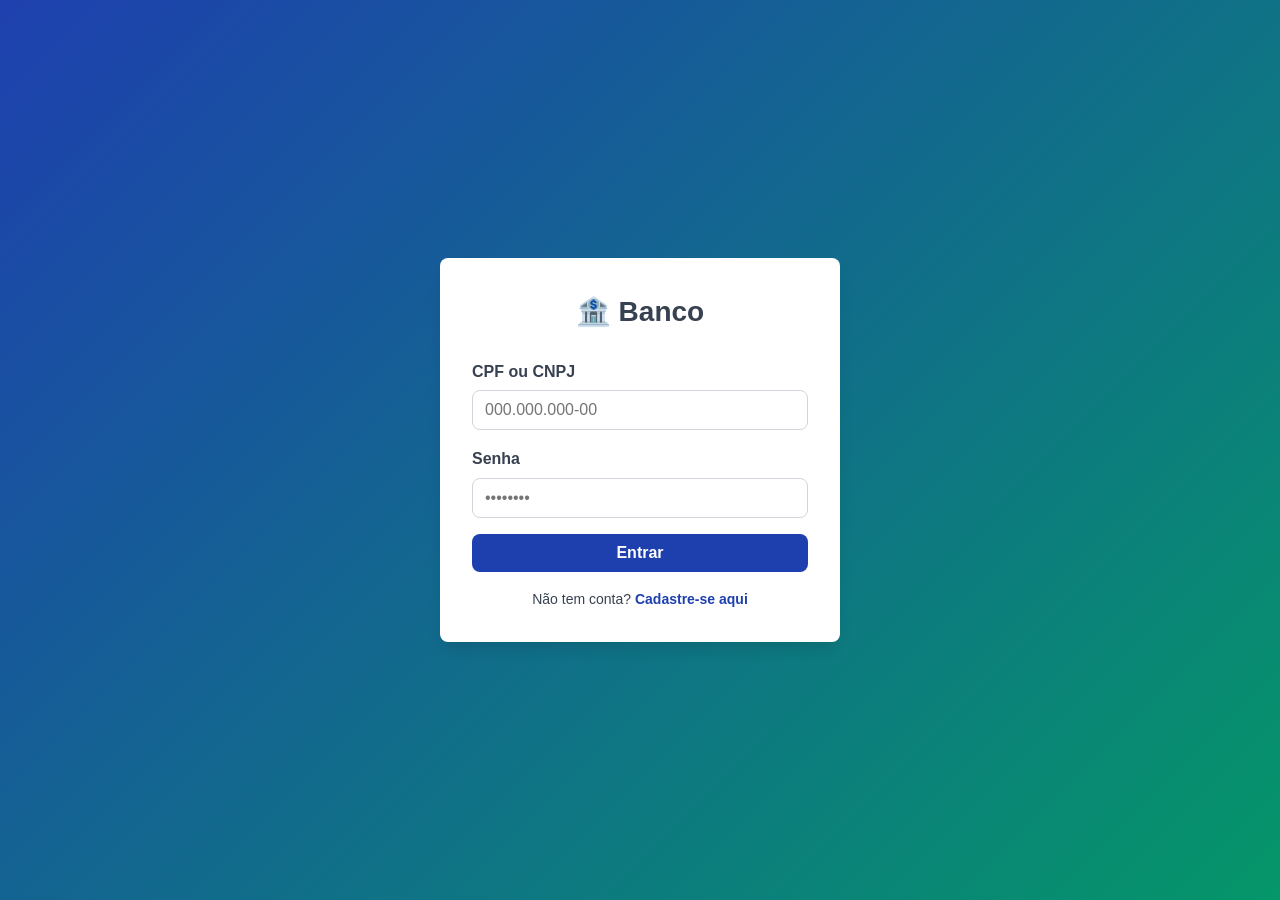
<file: src/BancoApi/wwwroot/index.html>
<!doctype html>
<html lang="pt-BR">
  <head>
    <meta charset="UTF-8" />
    <meta name="viewport" content="width=device-width, initial-scale=1.0" />
    <title>Banco - Login</title>
    <link rel="stylesheet" href="css/styles.css" />
  </head>
  <body>
    <div class="auth-container">
      <div class="auth-box">
        <h1>🏦 Banco</h1>

        <form id="login-form">
          <div class="form-group">
            <label for="documento">CPF ou CNPJ</label>
            <input
              type="text"
              id="documento"
              name="documento"
              placeholder="000.000.000-00"
              required
            />
          </div>

          <div class="form-group">
            <label for="senha">Senha</label>
            <input
              type="password"
              id="senha"
              name="senha"
              placeholder="••••••••"
              required
            />
          </div>

          <button type="submit" class="btn btn-primary w-full">Entrar</button>
        </form>

        <div class="auth-link">
          Não tem conta?
          <a href="cadastro.html" class="link-cadastro">Cadastre-se aqui</a>
        </div>
      </div>
    </div>

    <script src="js/utils.js"></script>
    <script src="js/auth.js"></script>
  </body>
</html>
</file>
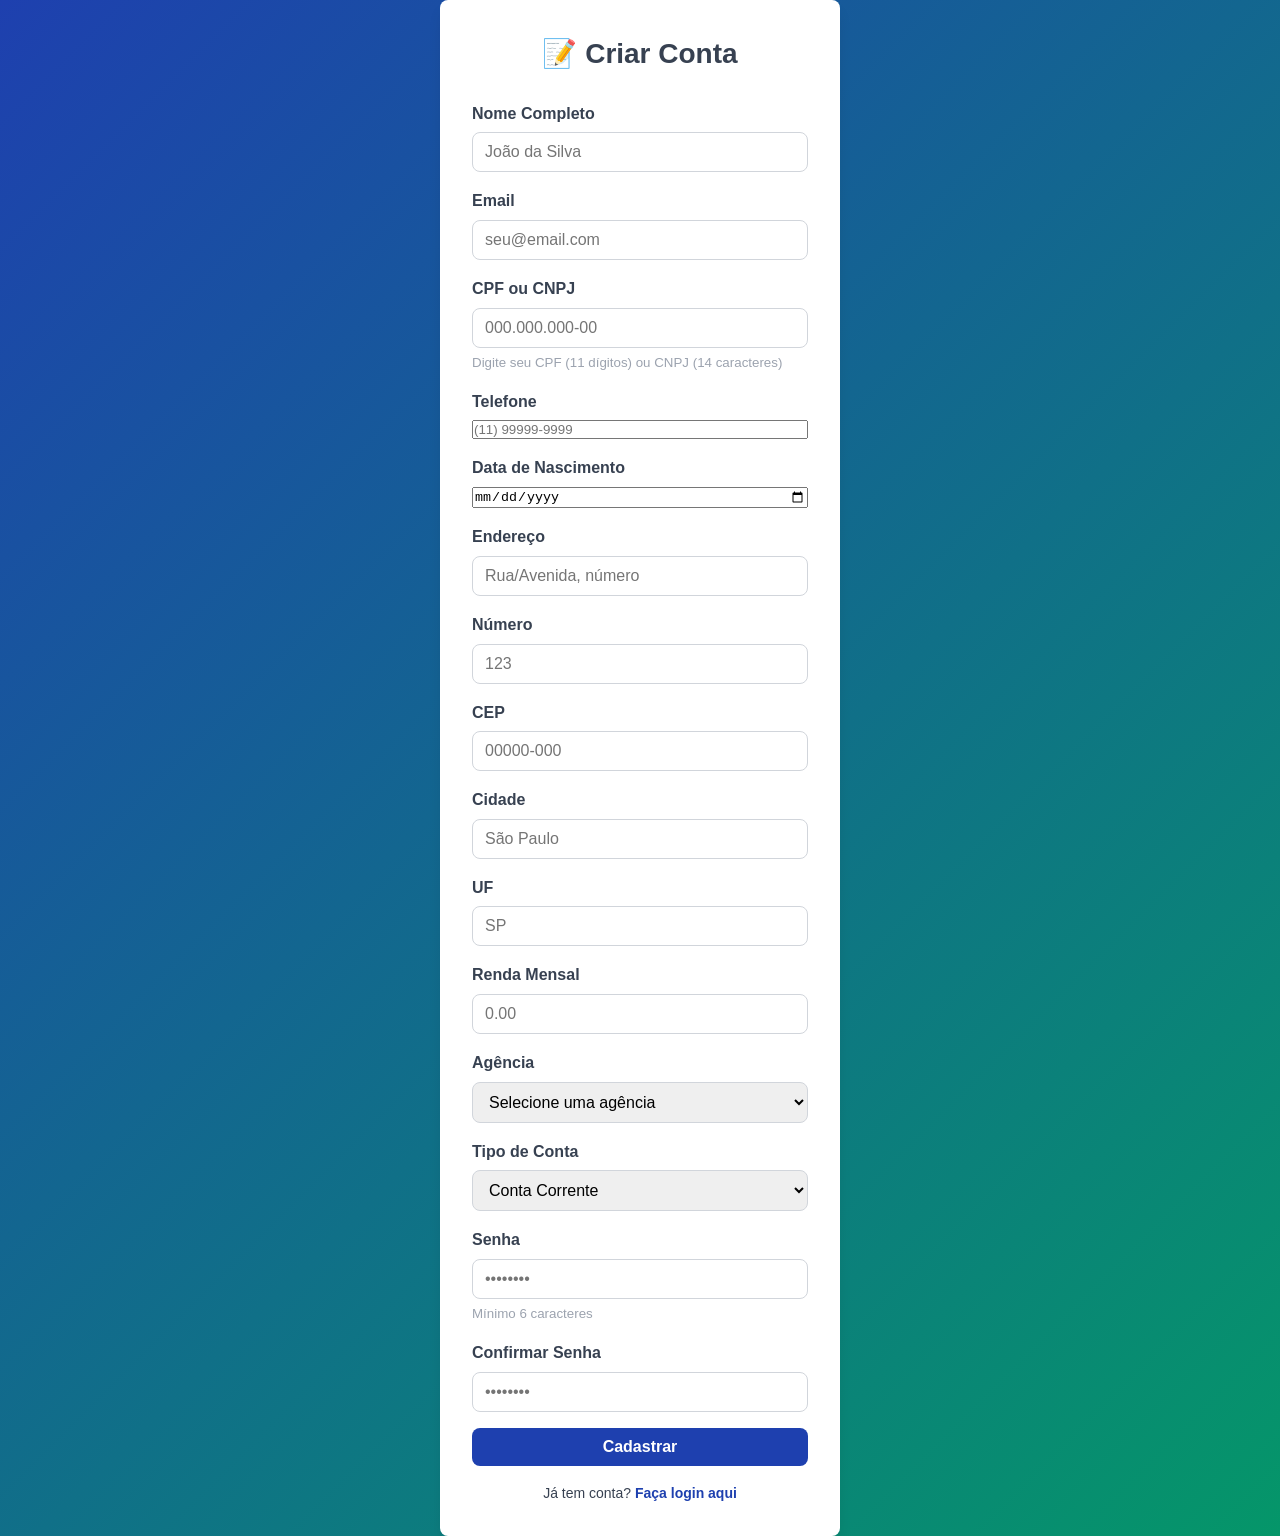
<file: src/BancoApi/wwwroot/cadastro.html>
<!doctype html>
<html lang="pt-BR">
  <head>
    <meta charset="UTF-8" />
    <meta name="viewport" content="width=device-width, initial-scale=1.0" />
    <title>Banco - Cadastro</title>
    <link rel="stylesheet" href="css/styles.css" />
  </head>
  <body>
    <div class="auth-container">
      <div class="auth-box">
        <h1>📝 Criar Conta</h1>

        <form id="cadastro-form">
          <div class="form-group">
            <label for="nome">Nome Completo</label>
            <input
              type="text"
              id="nome"
              name="nome"
              placeholder="João da Silva"
              required
            />
          </div>

          <div class="form-group">
            <label for="email">Email</label>
            <input
              type="email"
              id="email"
              name="email"
              placeholder="seu@email.com"
              required
            />
          </div>

          <div class="form-group">
            <label for="document">CPF ou CNPJ</label>
            <input
              type="text"
              id="document"
              name="document"
              placeholder="000.000.000-00"
              required
            />
            <small style="color: var(--gray-medium); margin-top: 4px">
              Digite seu CPF (11 dígitos) ou CNPJ (14 caracteres)
            </small>
          </div>

          <div class="form-group">
            <label for="telefone">Telefone</label>
            <input
              type="tel"
              id="telefone"
              name="telefone"
              placeholder="(11) 99999-9999"
              required
            />
          </div>

          <div class="form-group">
            <label for="data-nascimento">Data de Nascimento</label>
            <input
              type="date"
              id="data-nascimento"
              name="data-nascimento"
              required
            />
          </div>

          <div class="form-group">
            <label for="logradouro">Endereço</label>
            <input
              type="text"
              id="logradouro"
              name="logradouro"
              placeholder="Rua/Avenida, número"
              required
            />
          </div>

          <div class="form-group">
            <label for="numero">Número</label>
            <input
              type="text"
              id="numero"
              name="numero"
              placeholder="123"
              required
            />
          </div>

          <div class="form-group">
            <label for="cep">CEP</label>
            <input
              type="text"
              id="cep"
              name="cep"
              placeholder="00000-000"
              required
            />
          </div>

          <div class="form-group">
            <label for="cidade">Cidade</label>
            <input
              type="text"
              id="cidade"
              name="cidade"
              placeholder="São Paulo"
              required
            />
          </div>

          <div class="form-group">
            <label for="uf">UF</label>
            <input
              type="text"
              id="uf"
              name="uf"
              placeholder="SP"
              maxlength="2"
              required
            />
          </div>

          <div class="form-group">
            <label for="renda-mensal">Renda Mensal</label>
            <input
              type="number"
              id="renda-mensal"
              name="renda-mensal"
              placeholder="0.00"
              step="0.01"
              min="0"
              required
            />
          </div>

          <div class="form-group">
            <label for="agencia">Agência</label>
            <select id="agencia" name="agencia" required>
              <option value="">Selecione uma agência</option>
              <option value="0001">0001 - Agência Central</option>
              <option value="0002">0002 - Agência Norte</option>
              <option value="0003">0003 - Agência Sul</option>
            </select>
          </div>

          <div class="form-group">
            <label for="tipo-conta">Tipo de Conta</label>
            <select id="tipo-conta" name="tipo-conta" required>
              <option value="CORRENTE">Conta Corrente</option>
              <option value="POUPANCA">Conta Poupança</option>
            </select>
          </div>

          <div class="form-group">
            <label for="senha">Senha</label>
            <input
              type="password"
              id="senha"
              name="senha"
              placeholder="••••••••"
              required
            />
            <small style="color: var(--gray-medium); margin-top: 4px">
              Mínimo 6 caracteres
            </small>
          </div>

          <div class="form-group">
            <label for="confirmar_senha">Confirmar Senha</label>
            <input
              type="password"
              id="confirmar_senha"
              name="confirmar_senha"
              placeholder="••••••••"
              required
            />
          </div>

          <button type="submit" class="btn btn-primary w-full">
            Cadastrar
          </button>
        </form>

        <div class="auth-link">
          Já tem conta? <a href="index.html">Faça login aqui</a>
        </div>
      </div>
    </div>

    <script src="js/utils.js"></script>
    <script src="js/cadastro.js"></script>
  </body>
</html>
</file>
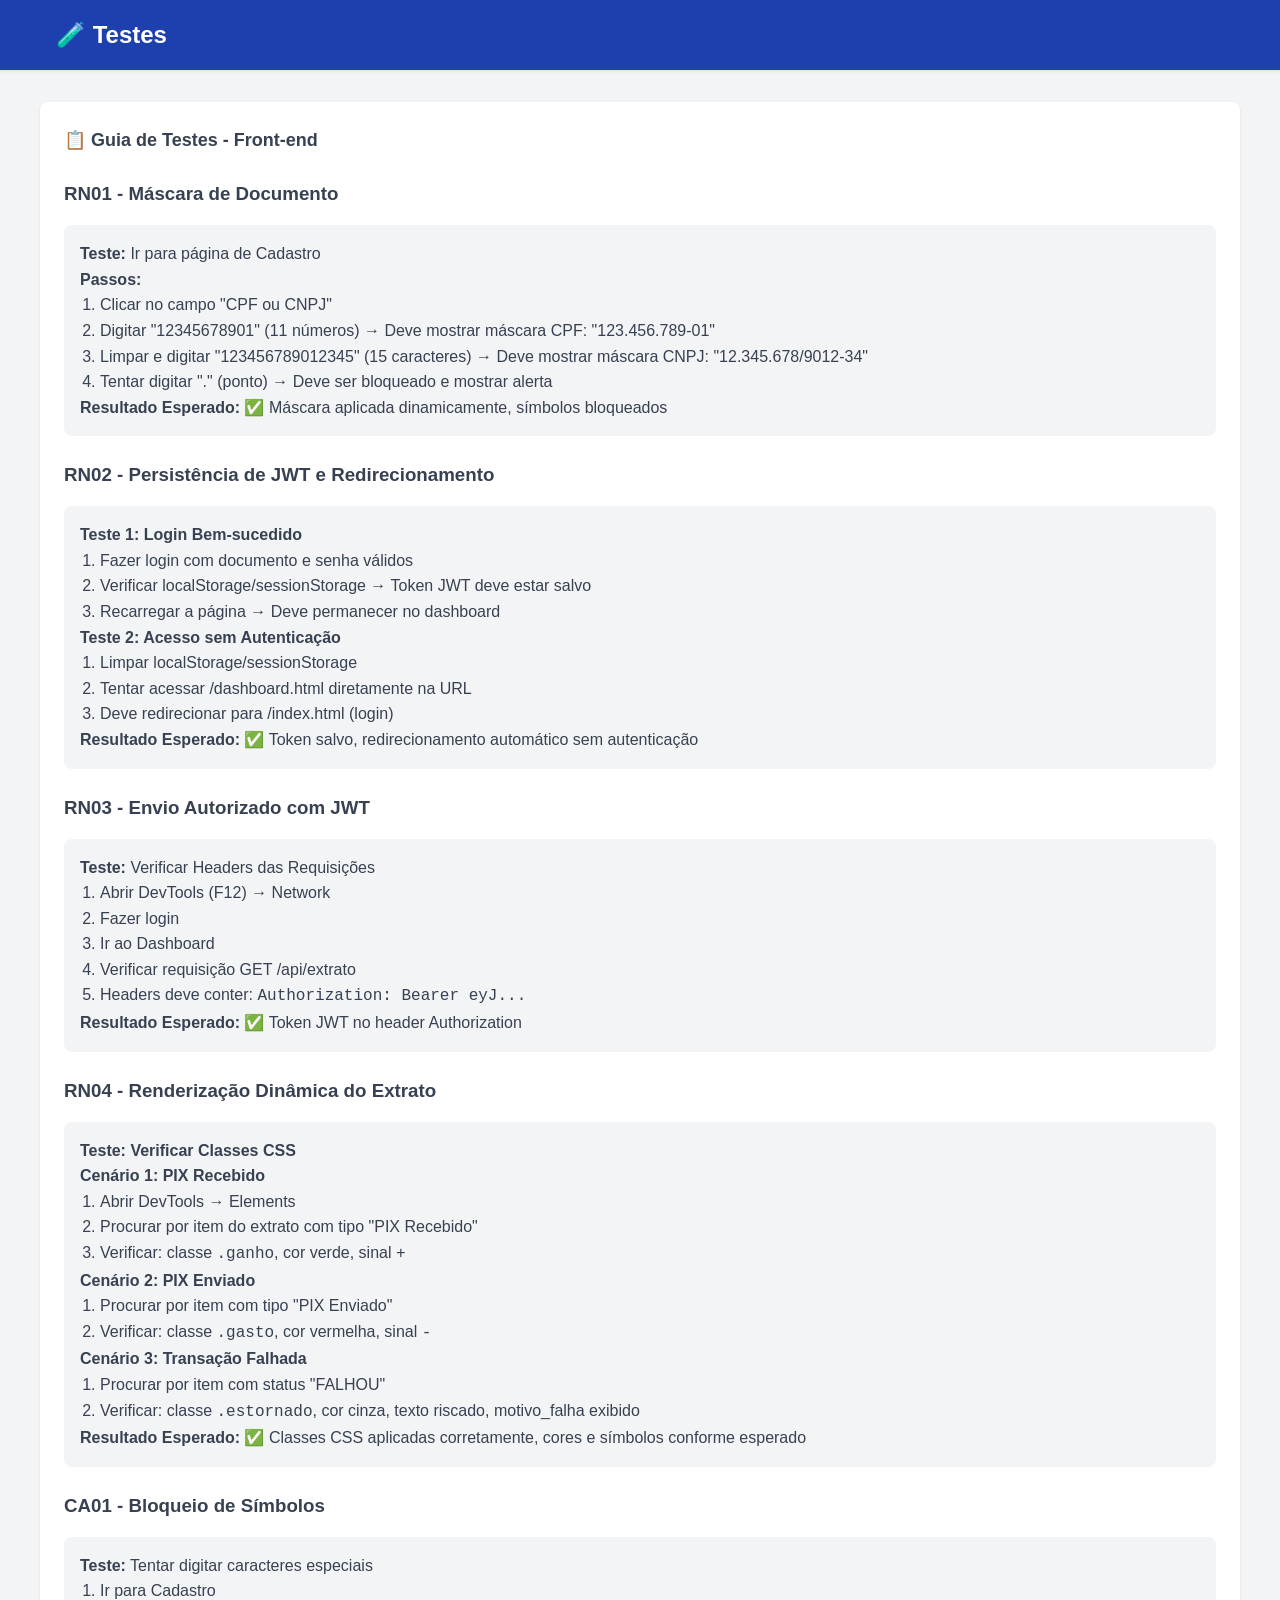
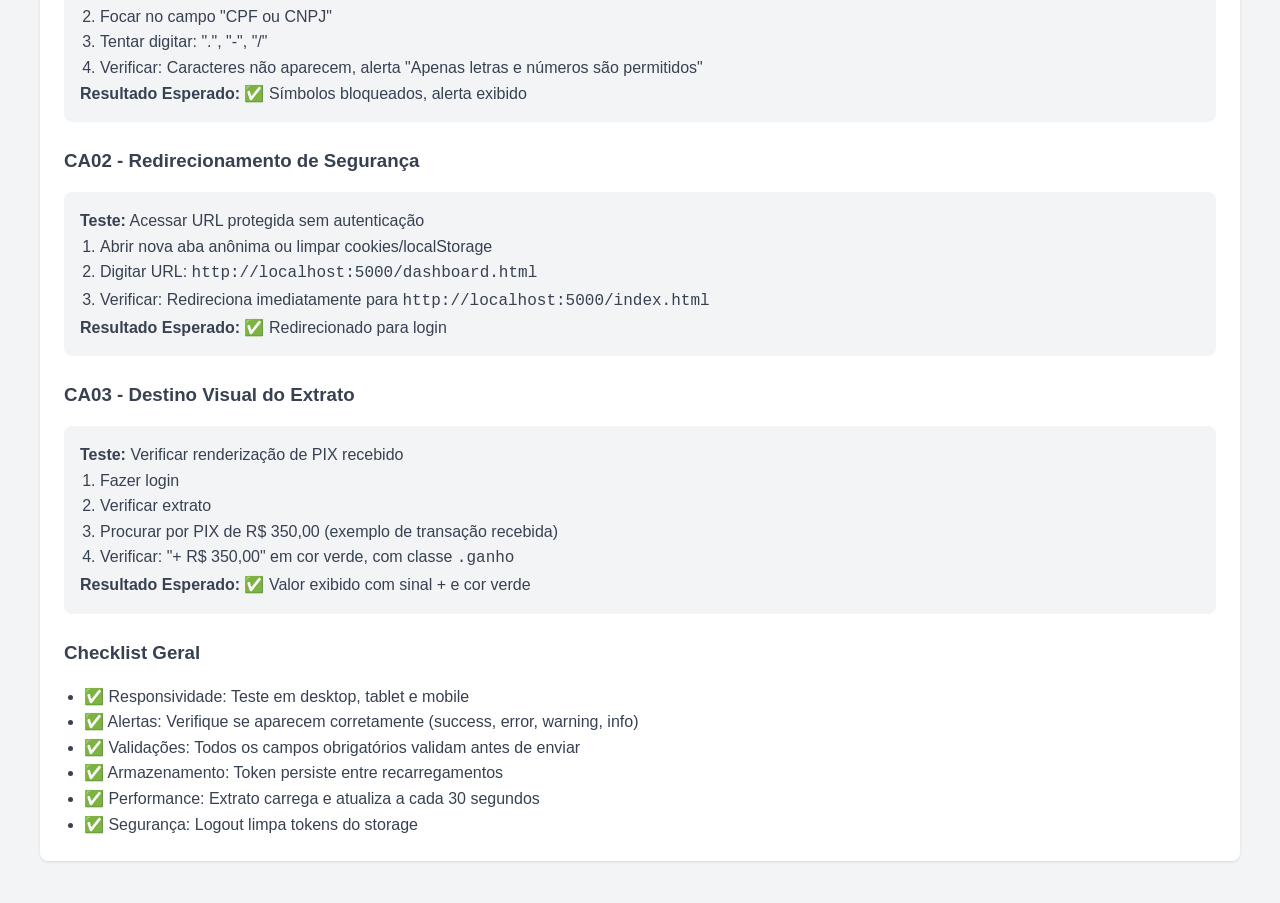
<file: src/BancoApi/wwwroot/teste.html>
<!doctype html>
<html lang="pt-BR">
  <head>
    <meta charset="UTF-8" />
    <meta name="viewport" content="width=device-width, initial-scale=1.0" />
    <title>Teste de Integração Front-end</title>
    <link rel="stylesheet" href="css/styles.css" />
  </head>
  <body>
    <header>
      <div class="container">
        <a href="teste.html" class="logo">🧪 Testes</a>
      </div>
    </header>

    <main>
      <div class="container dashboard-container">
        <div class="card">
          <h2 class="card-title">📋 Guia de Testes - Front-end</h2>

          <h3 style="margin-top: 24px; margin-bottom: 16px">
            RN01 - Máscara de Documento
          </h3>
          <div
            style="
              background: var(--gray-light);
              padding: 16px;
              border-radius: var(--border-radius);
              margin-bottom: 16px;
            "
          >
            <p><strong>Teste:</strong> Ir para página de Cadastro</p>
            <p><strong>Passos:</strong></p>
            <ol style="margin-left: 20px">
              <li>Clicar no campo "CPF ou CNPJ"</li>
              <li>
                Digitar "12345678901" (11 números) → Deve mostrar máscara CPF:
                "123.456.789-01"
              </li>
              <li>
                Limpar e digitar "123456789012345" (15 caracteres) → Deve
                mostrar máscara CNPJ: "12.345.678/9012-34"
              </li>
              <li>
                Tentar digitar "." (ponto) → Deve ser bloqueado e mostrar alerta
              </li>
            </ol>
            <p>
              <strong>Resultado Esperado:</strong> ✅ Máscara aplicada
              dinamicamente, símbolos bloqueados
            </p>
          </div>

          <h3 style="margin-top: 24px; margin-bottom: 16px">
            RN02 - Persistência de JWT e Redirecionamento
          </h3>
          <div
            style="
              background: var(--gray-light);
              padding: 16px;
              border-radius: var(--border-radius);
              margin-bottom: 16px;
            "
          >
            <p><strong>Teste 1: Login Bem-sucedido</strong></p>
            <ol style="margin-left: 20px">
              <li>Fazer login com documento e senha válidos</li>
              <li>
                Verificar localStorage/sessionStorage → Token JWT deve estar
                salvo
              </li>
              <li>Recarregar a página → Deve permanecer no dashboard</li>
            </ol>

            <p><strong>Teste 2: Acesso sem Autenticação</strong></p>
            <ol style="margin-left: 20px">
              <li>Limpar localStorage/sessionStorage</li>
              <li>Tentar acessar /dashboard.html diretamente na URL</li>
              <li>Deve redirecionar para /index.html (login)</li>
            </ol>
            <p>
              <strong>Resultado Esperado:</strong> ✅ Token salvo,
              redirecionamento automático sem autenticação
            </p>
          </div>

          <h3 style="margin-top: 24px; margin-bottom: 16px">
            RN03 - Envio Autorizado com JWT
          </h3>
          <div
            style="
              background: var(--gray-light);
              padding: 16px;
              border-radius: var(--border-radius);
              margin-bottom: 16px;
            "
          >
            <p><strong>Teste:</strong> Verificar Headers das Requisições</p>
            <ol style="margin-left: 20px">
              <li>Abrir DevTools (F12) → Network</li>
              <li>Fazer login</li>
              <li>Ir ao Dashboard</li>
              <li>Verificar requisição GET /api/extrato</li>
              <li>
                Headers deve conter: <code>Authorization: Bearer eyJ...</code>
              </li>
            </ol>
            <p>
              <strong>Resultado Esperado:</strong> ✅ Token JWT no header
              Authorization
            </p>
          </div>

          <h3 style="margin-top: 24px; margin-bottom: 16px">
            RN04 - Renderização Dinâmica do Extrato
          </h3>
          <div
            style="
              background: var(--gray-light);
              padding: 16px;
              border-radius: var(--border-radius);
              margin-bottom: 16px;
            "
          >
            <p><strong>Teste: Verificar Classes CSS</strong></p>
            <p><strong>Cenário 1: PIX Recebido</strong></p>
            <ol style="margin-left: 20px">
              <li>Abrir DevTools → Elements</li>
              <li>Procurar por item do extrato com tipo "PIX Recebido"</li>
              <li>
                Verificar: classe <code>.ganho</code>, cor verde, sinal
                <code>+</code>
              </li>
            </ol>

            <p><strong>Cenário 2: PIX Enviado</strong></p>
            <ol style="margin-left: 20px">
              <li>Procurar por item com tipo "PIX Enviado"</li>
              <li>
                Verificar: classe <code>.gasto</code>, cor vermelha, sinal
                <code>-</code>
              </li>
            </ol>

            <p><strong>Cenário 3: Transação Falhada</strong></p>
            <ol style="margin-left: 20px">
              <li>Procurar por item com status "FALHOU"</li>
              <li>
                Verificar: classe <code>.estornado</code>, cor cinza, texto
                riscado, motivo_falha exibido
              </li>
            </ol>
            <p>
              <strong>Resultado Esperado:</strong> ✅ Classes CSS aplicadas
              corretamente, cores e símbolos conforme esperado
            </p>
          </div>

          <h3 style="margin-top: 24px; margin-bottom: 16px">
            CA01 - Bloqueio de Símbolos
          </h3>
          <div
            style="
              background: var(--gray-light);
              padding: 16px;
              border-radius: var(--border-radius);
              margin-bottom: 16px;
            "
          >
            <p><strong>Teste:</strong> Tentar digitar caracteres especiais</p>
            <ol style="margin-left: 20px">
              <li>Ir para Cadastro</li>
              <li>Focar no campo "CPF ou CNPJ"</li>
              <li>Tentar digitar: ".", "-", "/"</li>
              <li>
                Verificar: Caracteres não aparecem, alerta "Apenas letras e
                números são permitidos"
              </li>
            </ol>
            <p>
              <strong>Resultado Esperado:</strong> ✅ Símbolos bloqueados,
              alerta exibido
            </p>
          </div>

          <h3 style="margin-top: 24px; margin-bottom: 16px">
            CA02 - Redirecionamento de Segurança
          </h3>
          <div
            style="
              background: var(--gray-light);
              padding: 16px;
              border-radius: var(--border-radius);
              margin-bottom: 16px;
            "
          >
            <p>
              <strong>Teste:</strong> Acessar URL protegida sem autenticação
            </p>
            <ol style="margin-left: 20px">
              <li>Abrir nova aba anônima ou limpar cookies/localStorage</li>
              <li>
                Digitar URL: <code>http://localhost:5000/dashboard.html</code>
              </li>
              <li>
                Verificar: Redireciona imediatamente para
                <code>http://localhost:5000/index.html</code>
              </li>
            </ol>
            <p>
              <strong>Resultado Esperado:</strong> ✅ Redirecionado para login
            </p>
          </div>

          <h3 style="margin-top: 24px; margin-bottom: 16px">
            CA03 - Destino Visual do Extrato
          </h3>
          <div
            style="
              background: var(--gray-light);
              padding: 16px;
              border-radius: var(--border-radius);
              margin-bottom: 16px;
            "
          >
            <p>
              <strong>Teste:</strong> Verificar renderização de PIX recebido
            </p>
            <ol style="margin-left: 20px">
              <li>Fazer login</li>
              <li>Verificar extrato</li>
              <li>
                Procurar por PIX de R$ 350,00 (exemplo de transação recebida)
              </li>
              <li>
                Verificar: "+ R$ 350,00" em cor verde, com classe
                <code>.ganho</code>
              </li>
            </ol>
            <p>
              <strong>Resultado Esperado:</strong> ✅ Valor exibido com sinal +
              e cor verde
            </p>
          </div>

          <h3 style="margin-top: 24px; margin-bottom: 16px">Checklist Geral</h3>
          <ul style="margin-left: 20px">
            <li>✅ Responsividade: Teste em desktop, tablet e mobile</li>
            <li>
              ✅ Alertas: Verifique se aparecem corretamente (success, error,
              warning, info)
            </li>
            <li>
              ✅ Validações: Todos os campos obrigatórios validam antes de
              enviar
            </li>
            <li>✅ Armazenamento: Token persiste entre recarregamentos</li>
            <li>
              ✅ Performance: Extrato carrega e atualiza a cada 30 segundos
            </li>
            <li>✅ Segurança: Logout limpa tokens do storage</li>
          </ul>
        </div>
      </div>
    </main>

    <script src="js/utils.js"></script>
  </body>
</html>
</file>
<file: src/BancoApi/wwwroot/css/styles.css>
/**
 * Estilos globais para o Banco
 */

:root {
    --primary-color: #1e40af;
    --secondary-color: #059669;
    --danger-color: #dc2626;
    --warning-color: #f59e0b;
    --success-color: #10b981;
    --gray-light: #f3f4f6;
    --gray-medium: #9ca3af;
    --gray-dark: #374151;
    --border-radius: 8px;
    --box-shadow: 0 1px 3px 0 rgb(0 0 0 / 0.1);
    --box-shadow-lg: 0 10px 15px -3px rgb(0 0 0 / 0.1);
}

* {
    margin: 0;
    padding: 0;
    box-sizing: border-box;
}

html {
    font-size: 16px;
}

body {
    font-family: -apple-system, BlinkMacSystemFont, 'Segoe UI', Roboto, Oxygen, Ubuntu, Cantarell, sans-serif;
    line-height: 1.6;
    color: var(--gray-dark);
    background-color: var(--gray-light);
}

/* Alerts */
.alert {
    padding: 12px 16px;
    margin-bottom: 16px;
    border-radius: var(--border-radius);
    font-weight: 500;
    animation: slideIn 0.3s ease-in-out;
    position: relative;
    z-index: 1000;
}

.alert-success {
    background-color: #d1fae5;
    color: #065f46;
    border: 1px solid #a7f3d0;
}

.alert-error {
    background-color: #fee2e2;
    color: #991b1b;
    border: 1px solid #fca5a5;
}

.alert-warning {
    background-color: #fef3c7;
    color: #92400e;
    border: 1px solid #fcd34d;
}

.alert-info {
    background-color: #dbeafe;
    color: #0c2d6b;
    border: 1px solid #93c5fd;
}

@keyframes slideIn {
    from {
        transform: translateY(-20px);
        opacity: 0;
    }
    to {
        transform: translateY(0);
        opacity: 1;
    }
}

/* Container */
.container {
    max-width: 1200px;
    margin: 0 auto;
    padding: 0 16px;
}

/* Header / Navbar */
header {
    background-color: var(--primary-color);
    color: white;
    padding: 16px 0;
    box-shadow: var(--box-shadow);
}

header .container {
    display: flex;
    justify-content: space-between;
    align-items: center;
}

.logo {
    font-size: 24px;
    font-weight: bold;
    text-decoration: none;
    color: white;
}

.nav-links {
    display: flex;
    gap: 24px;
    align-items: center;
    list-style: none;
}

.nav-links a {
    color: white;
    text-decoration: none;
    transition: opacity 0.3s;
}

.nav-links a:hover {
    opacity: 0.8;
}

.nav-user {
    display: flex;
    gap: 16px;
    align-items: center;
}

.user-info {
    display: flex;
    flex-direction: column;
    font-size: 14px;
}

#logout-btn {
    background-color: var(--danger-color);
    color: white;
    border: none;
    padding: 8px 16px;
    border-radius: var(--border-radius);
    cursor: pointer;
    transition: background-color 0.3s;
}

#logout-btn:hover {
    background-color: #b91c1c;
}

/* Form Elements */
.form-group {
    margin-bottom: 16px;
    display: flex;
    flex-direction: column;
}

label {
    font-weight: 600;
    margin-bottom: 6px;
    color: var(--gray-dark);
}

input[type="text"],
input[type="email"],
input[type="password"],
input[type="number"],
textarea,
select {
    padding: 10px 12px;
    border: 1px solid #d1d5db;
    border-radius: var(--border-radius);
    font-size: 16px;
    font-family: inherit;
    transition: border-color 0.3s, box-shadow 0.3s;
}

input[type="text"]:focus,
input[type="email"]:focus,
input[type="password"]:focus,
input[type="number"]:focus,
textarea:focus,
select:focus {
    outline: none;
    border-color: var(--primary-color);
    box-shadow: 0 0 0 3px rgba(30, 64, 175, 0.1);
}

button, .btn {
    padding: 10px 16px;
    border: none;
    border-radius: var(--border-radius);
    font-size: 16px;
    font-weight: 600;
    cursor: pointer;
    transition: background-color 0.3s, transform 0.2s;
}

button:hover, .btn:hover {
    transform: translateY(-2px);
}

button:active, .btn:active {
    transform: translateY(0);
}

.btn-primary {
    background-color: var(--primary-color);
    color: white;
}

.btn-primary:hover {
    background-color: #1e3a8a;
}

.btn-secondary {
    background-color: var(--secondary-color);
    color: white;
}

.btn-secondary:hover {
    background-color: #047857;
}

.btn-danger {
    background-color: var(--danger-color);
    color: white;
}

.btn-danger:hover {
    background-color: #b91c1c;
}

.btn-success {
    background-color: var(--success-color);
    color: white;
}

.btn-success:hover {
    background-color: #059669;
}

/* Login Page */
.auth-container {
    display: flex;
    justify-content: center;
    align-items: center;
    min-height: 100vh;
    background: linear-gradient(135deg, var(--primary-color) 0%, var(--secondary-color) 100%);
}

.auth-box {
    background-color: white;
    padding: 32px;
    border-radius: var(--border-radius);
    box-shadow: var(--box-shadow-lg);
    width: 100%;
    max-width: 400px;
}

.auth-box h1 {
    margin-bottom: 24px;
    text-align: center;
    color: var(--gray-dark);
    font-size: 28px;
}

.auth-box .form-group {
    margin-bottom: 16px;
}

.auth-link {
    text-align: center;
    margin-top: 16px;
    font-size: 14px;
}

.auth-link a {
    color: var(--primary-color);
    text-decoration: none;
    font-weight: 600;
}

.auth-link a:hover {
    text-decoration: underline;
}

/* Dashboard */
.dashboard-container {
    padding: 32px 0;
}

.dashboard-header {
    display: flex;
    justify-content: space-between;
    align-items: center;
    margin-bottom: 32px;
}

.dashboard-title {
    font-size: 28px;
    font-weight: bold;
    color: var(--gray-dark);
}

.card {
    background-color: white;
    border-radius: var(--border-radius);
    padding: 24px;
    box-shadow: var(--box-shadow);
    margin-bottom: 24px;
}

.card-title {
    font-size: 18px;
    font-weight: 600;
    margin-bottom: 16px;
    color: var(--gray-dark);
}

/* Saldo Card */
.saldo-card {
    background: linear-gradient(135deg, var(--primary-color) 0%, #1e40af 100%);
    color: white;
}

.saldo-label {
    font-size: 14px;
    opacity: 0.9;
    margin-bottom: 8px;
}

#saldo {
    font-size: 36px;
    font-weight: bold;
}

/* Extrato */
.extrato-list {
    display: flex;
    flex-direction: column;
    gap: 12px;
}

.extrato-item {
    display: flex;
    justify-content: space-between;
    align-items: center;
    padding: 16px;
    background-color: #f9fafb;
    border-radius: var(--border-radius);
    border-left: 4px solid var(--gray-medium);
    transition: transform 0.2s, box-shadow 0.2s;
}

.extrato-item:hover {
    transform: translateX(4px);
    box-shadow: var(--box-shadow);
}

/* RN04 - Classes dinâmicas para extrato */

/* Ganho - PIX Recebido (Verde) */
.extrato-item.ganho {
    border-left-color: var(--success-color);
    background-color: #f0fdf4;
}

.extrato-item.ganho .extrato-valor {
    color: var(--success-color);
    font-weight: bold;
}

/* Gasto - PIX Enviado (Vermelho) */
.extrato-item.gasto {
    border-left-color: var(--danger-color);
    background-color: #fef2f2;
}

.extrato-item.gasto .extrato-valor {
    color: var(--danger-color);
    font-weight: bold;
}

/* Estornado - Status FALHOU (Cinza/Riscado) */
.extrato-item.estornado {
    border-left-color: var(--gray-medium);
    background-color: #f3f4f6;
    opacity: 0.7;
}

.extrato-item.estornado .extrato-valor {
    color: var(--gray-medium);
    text-decoration: line-through;
}

.status-failed {
    text-decoration: line-through;
    color: var(--gray-medium) !important;
}

.extrato-header {
    display: flex;
    justify-content: space-between;
    align-items: flex-start;
    width: 100%;
}

.extrato-info {
    flex: 1;
}

.extrato-tipo {
    font-weight: 600;
    color: var(--gray-dark);
    margin-bottom: 4px;
}

.extrato-data {
    font-size: 12px;
    color: var(--gray-medium);
}

.extrato-valor {
    text-align: right;
    font-size: 18px;
}

.extrato-motivo {
    font-size: 12px;
    color: var(--danger-color);
    margin-top: 8px;
    font-weight: 500;
}

.extrato-descricao {
    font-size: 12px;
    color: var(--gray-medium);
    margin-top: 8px;
}

.no-transactions {
    text-align: center;
    color: var(--gray-medium);
    padding: 32px 0;
    font-style: italic;
}

/* PIX Form */
.pix-form-container {
    margin-top: 24px;
}

.form-row {
    display: grid;
    grid-template-columns: 1fr 1fr;
    gap: 16px;
}

.form-row-full {
    grid-column: 1 / -1;
}

/* Responsive */
@media (max-width: 768px) {
    .dashboard-header {
        flex-direction: column;
        align-items: flex-start;
        gap: 16px;
    }
    
    .form-row {
        grid-template-columns: 1fr;
    }
    
    .extrato-header {
        flex-direction: column;
        gap: 8px;
    }
    
    .extrato-valor {
        text-align: left;
    }
    
    .auth-box {
        padding: 24px;
    }
    
    #saldo {
        font-size: 28px;
    }
    
    header .container {
        flex-direction: column;
        gap: 16px;
    }
    
    .nav-links {
        flex-wrap: wrap;
        gap: 16px;
    }
}

@media (max-width: 480px) {
    .container {
        padding: 0 12px;
    }
    
    .card {
        padding: 16px;
    }
    
    .auth-box {
        padding: 16px;
    }
    
    button, .btn {
        width: 100%;
        padding: 12px 16px;
    }
    
    .form-group {
        margin-bottom: 12px;
    }
    
    .dashboard-title {
        font-size: 22px;
    }
}

/* Utilities */
.text-center {
    text-align: center;
}

.mt-2 {
    margin-top: 16px;
}

.mb-2 {
    margin-bottom: 16px;
}

.gap-2 {
    gap: 16px;
}

.flex {
    display: flex;
}

.flex-col {
    flex-direction: column;
}

.justify-between {
    justify-content: space-between;
}

.items-center {
    align-items: center;
}

.w-full {
    width: 100%;
}
</file>
